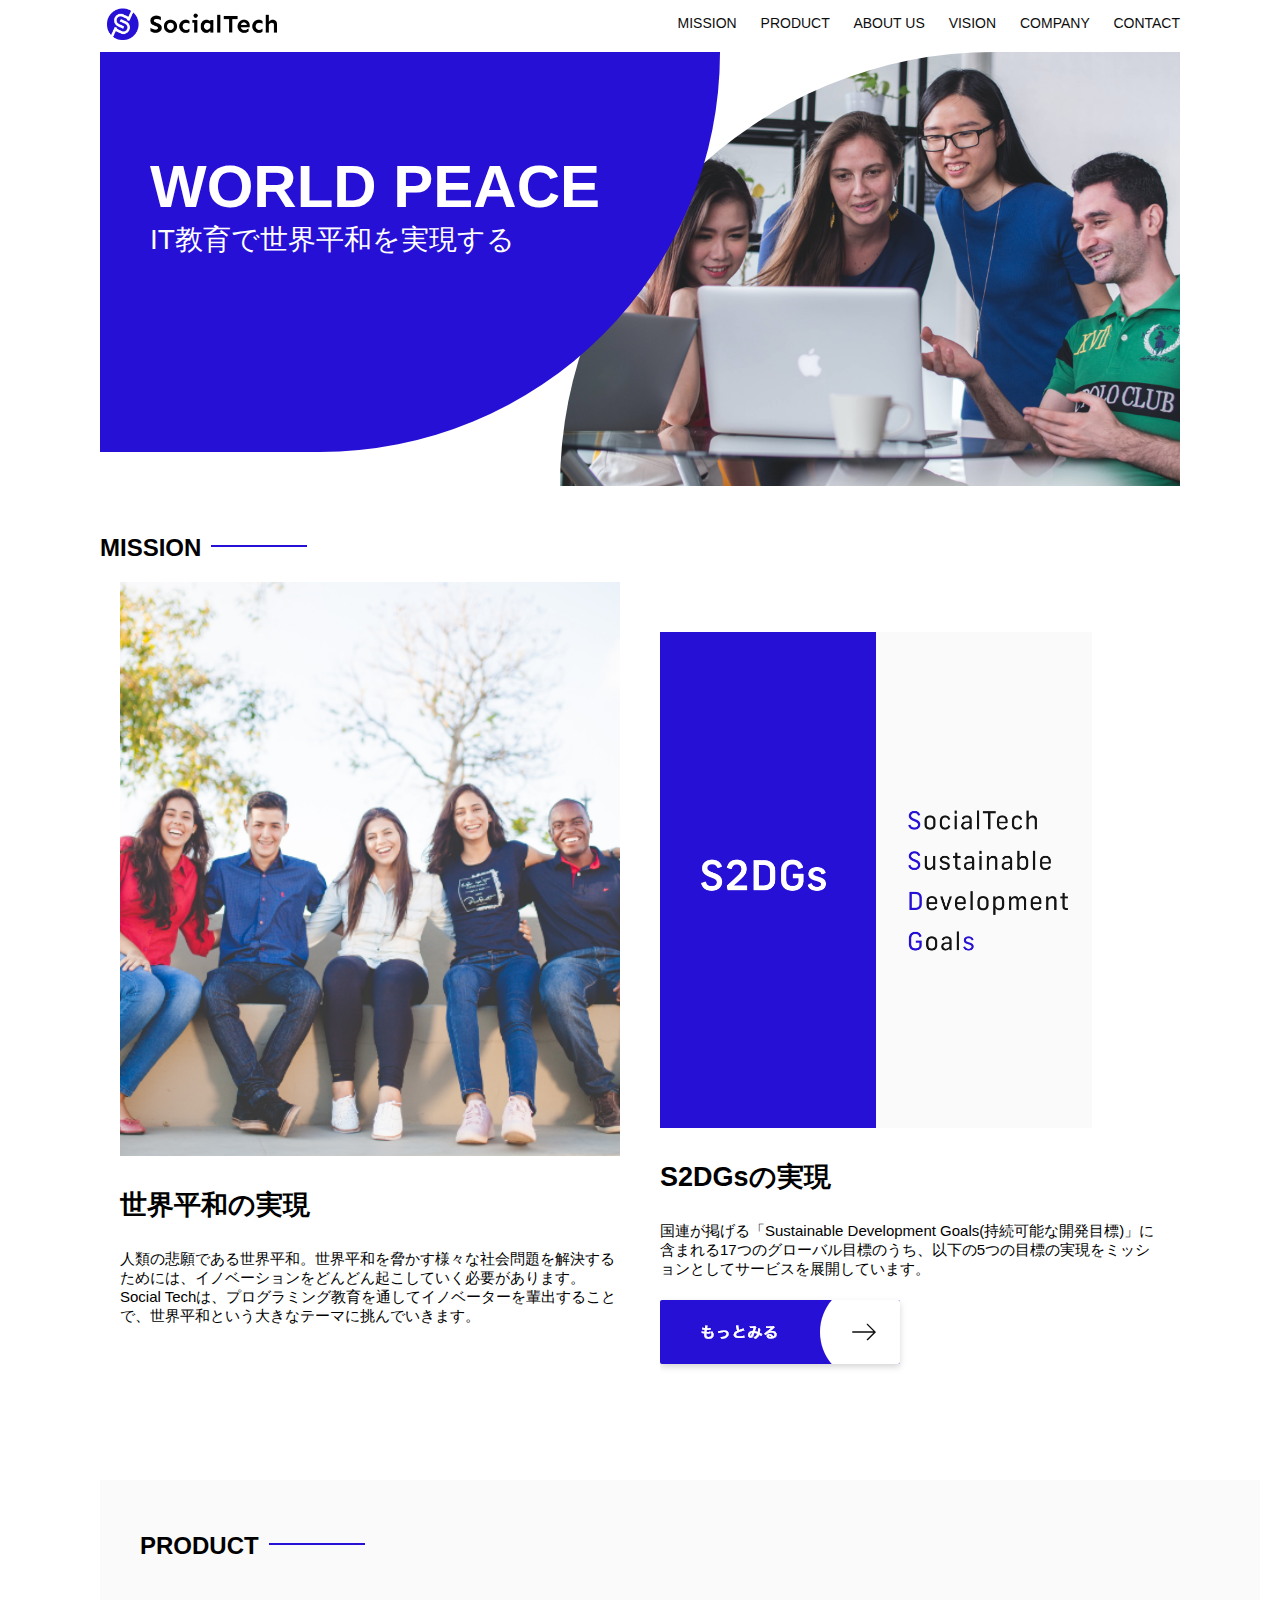
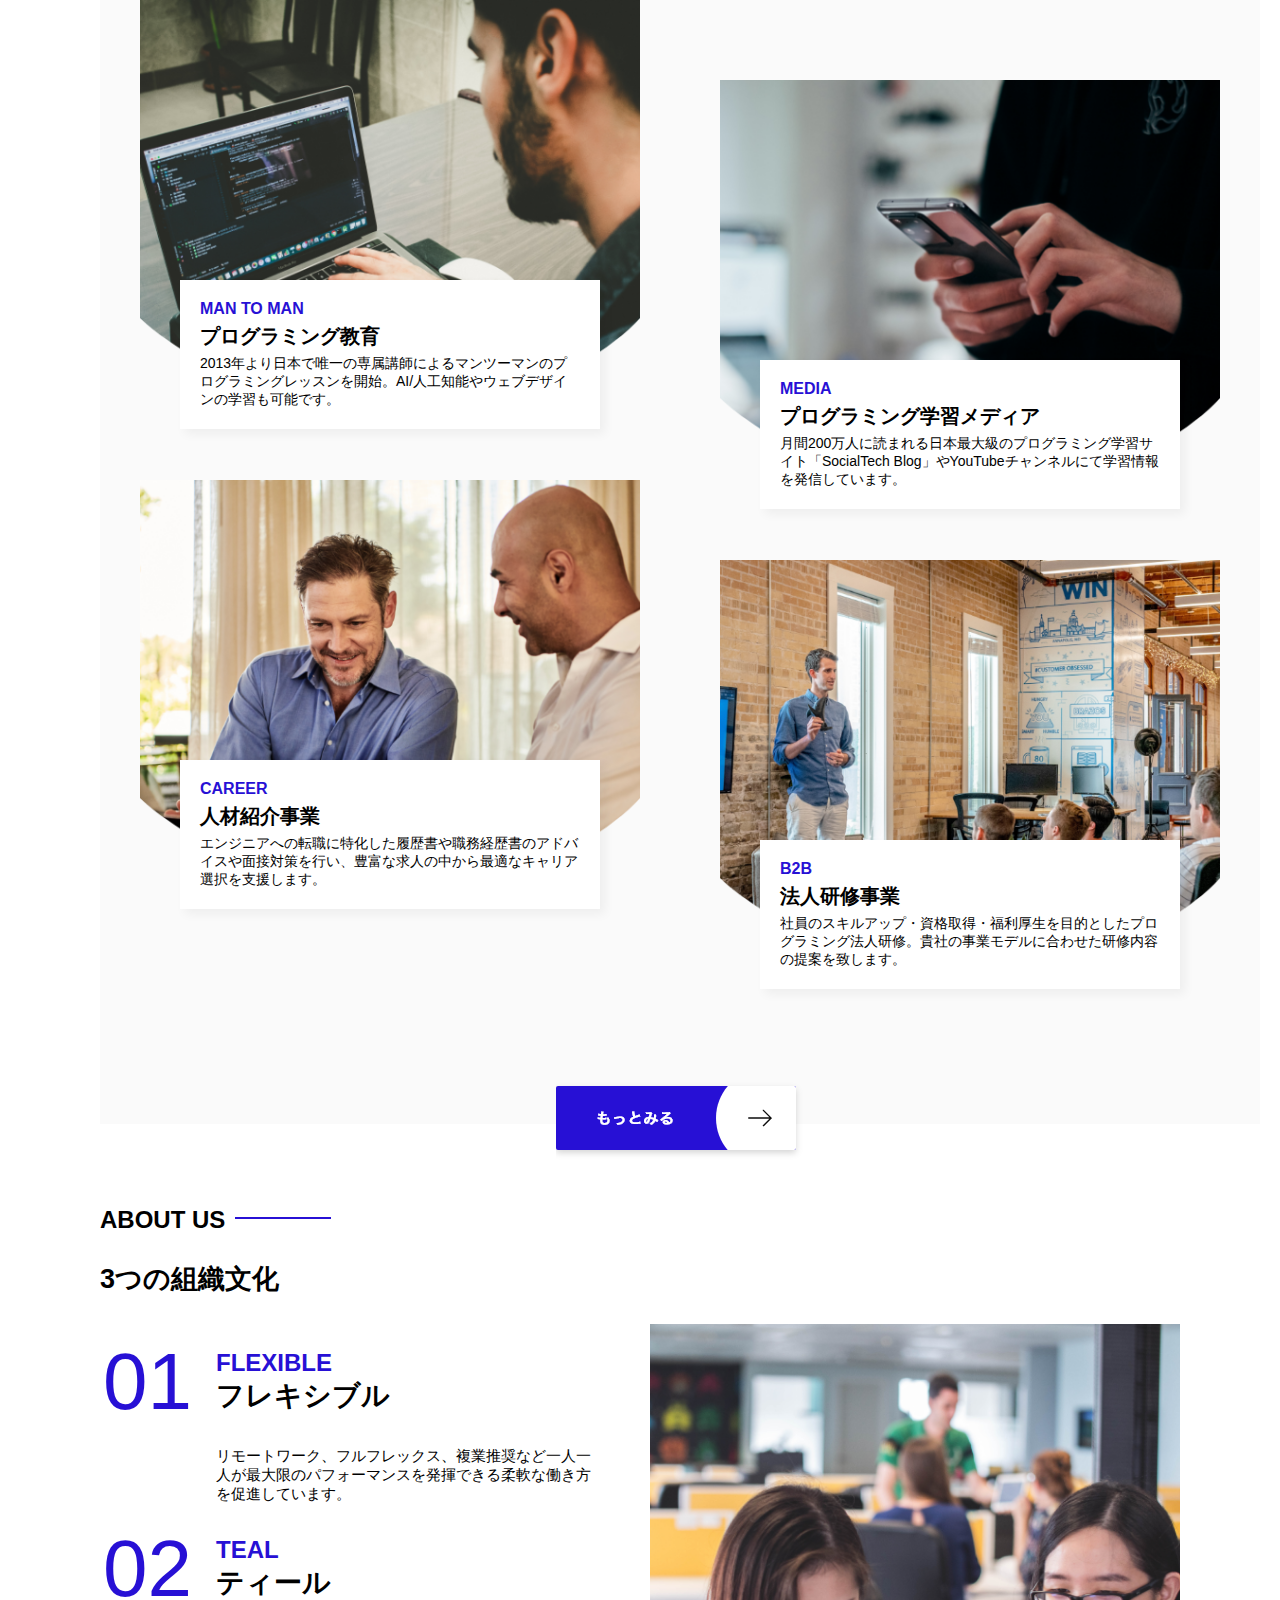
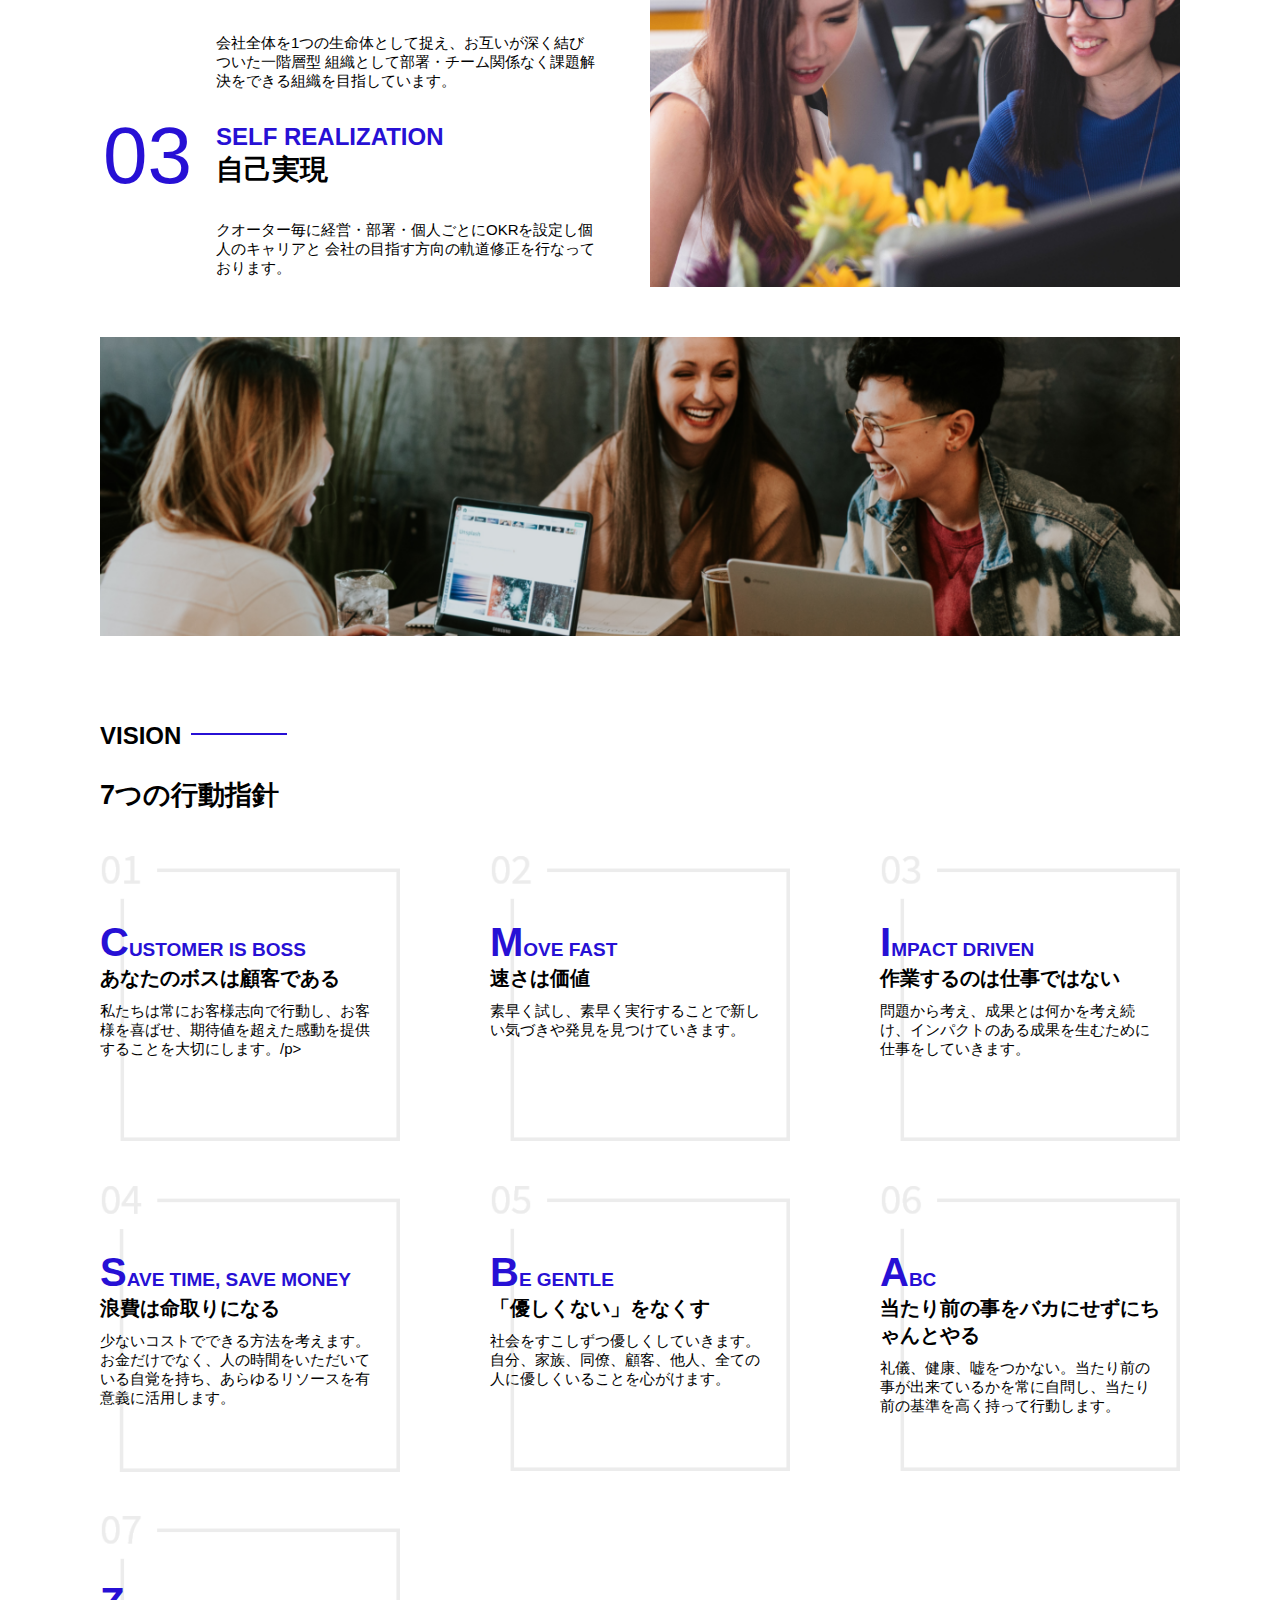
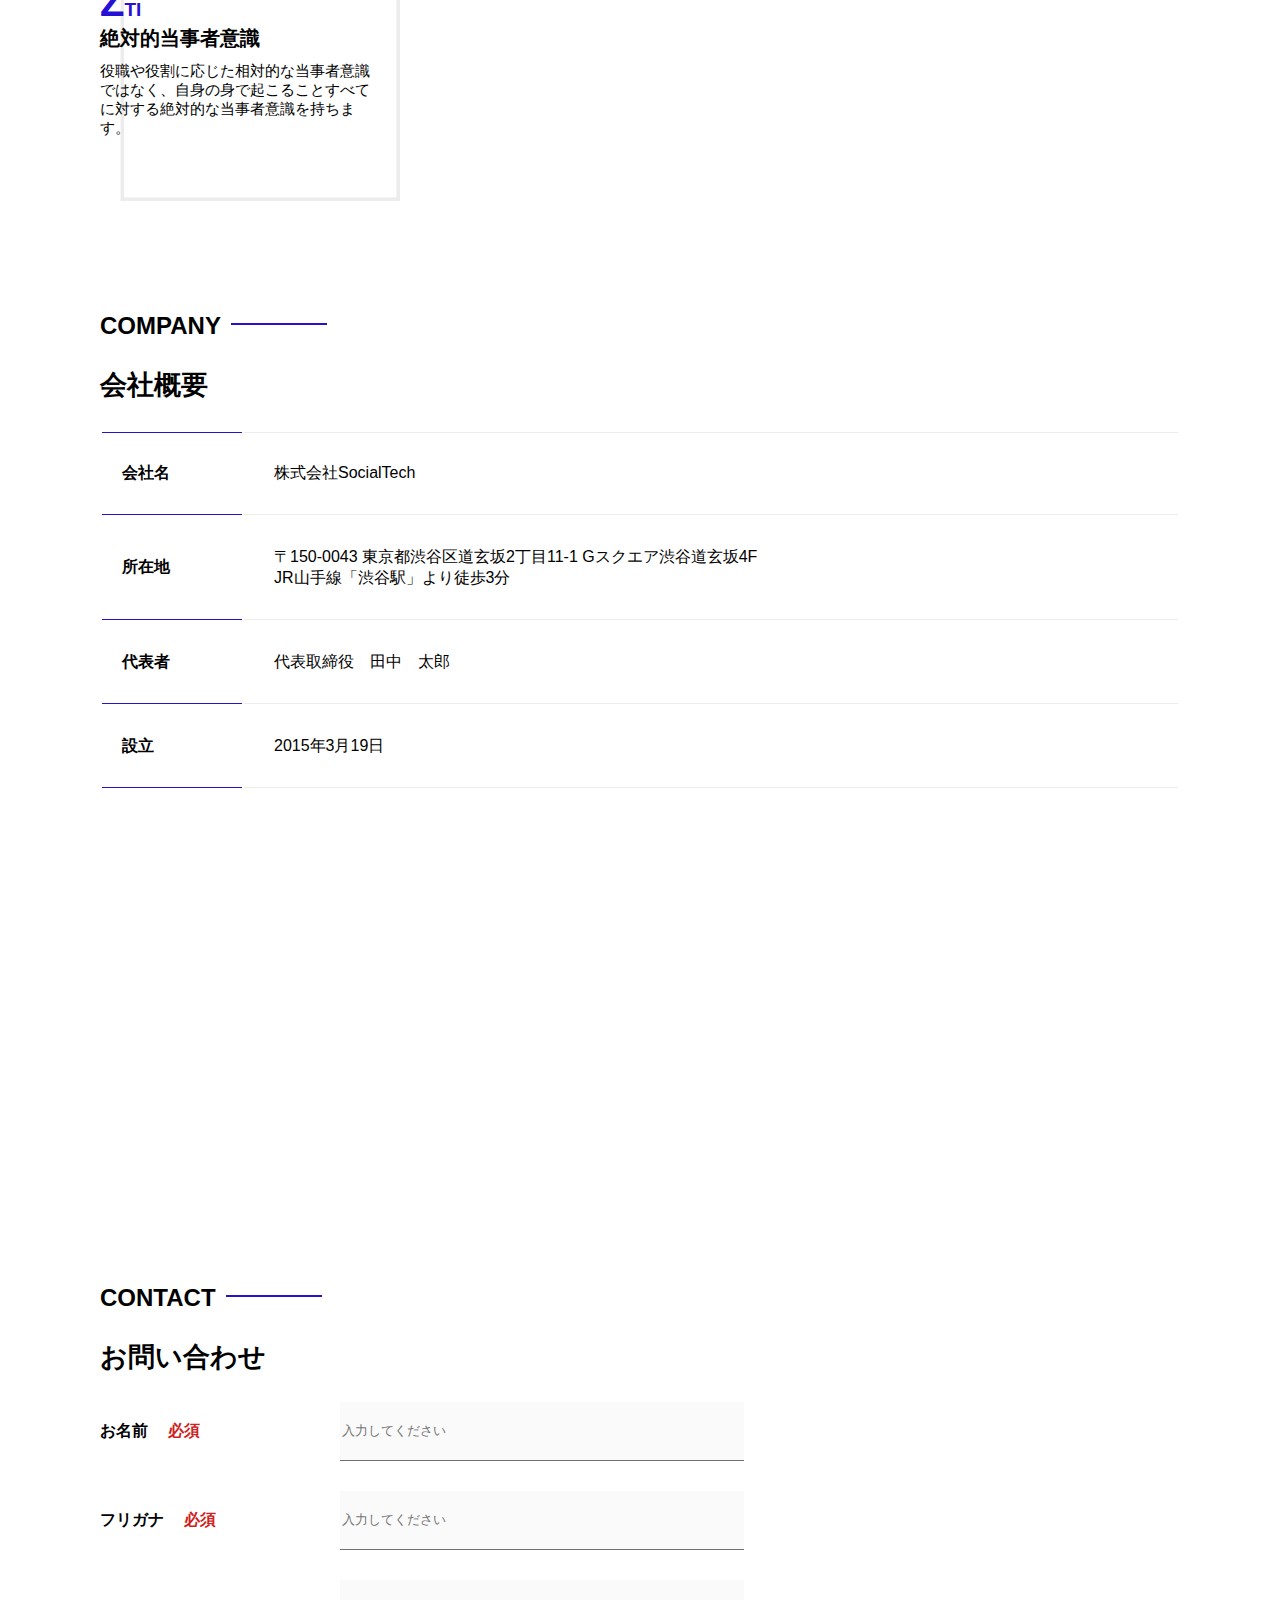
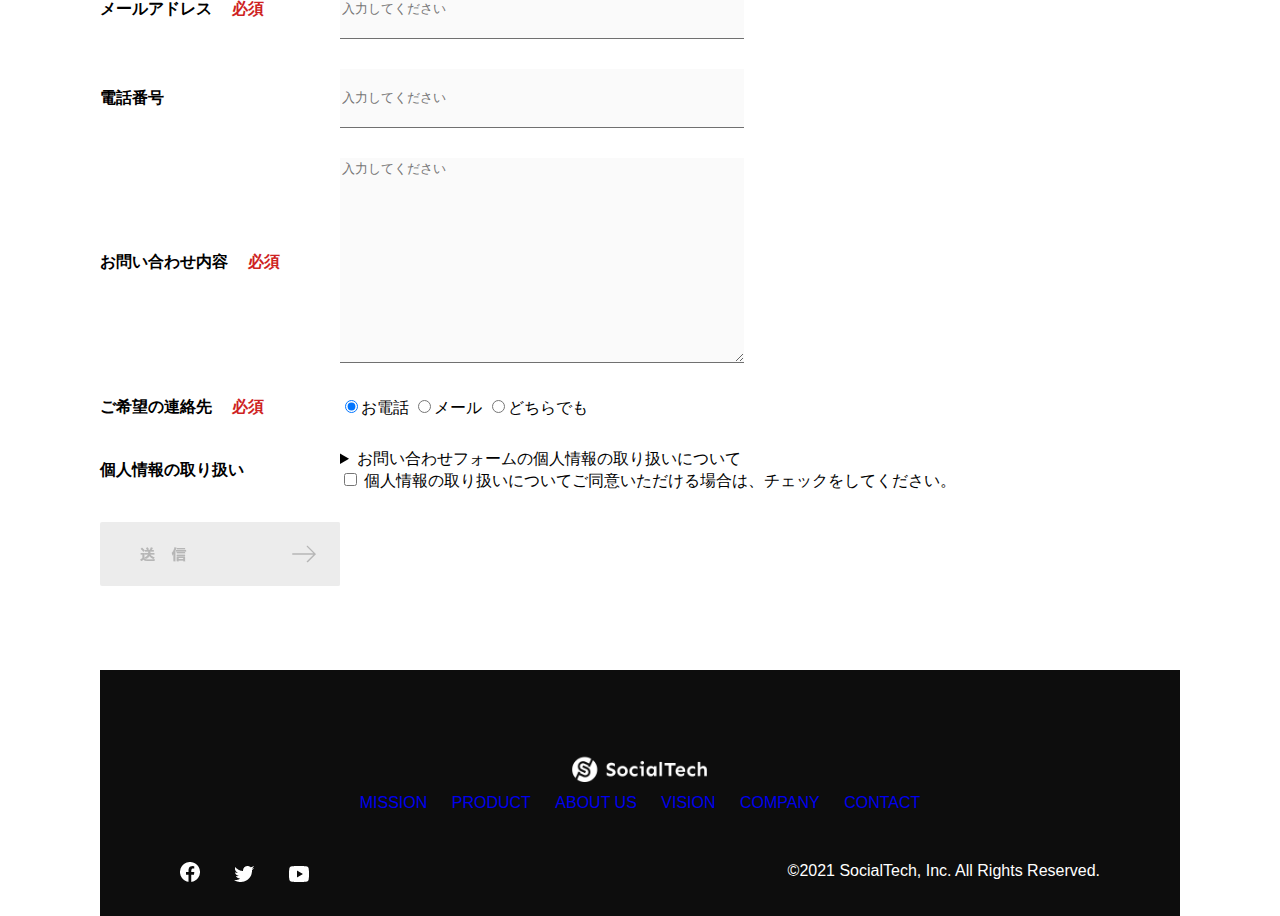
<file: index.html>
<!DOCTYPE html>
<html>
    <head>
        <title>SocialTech</title>
        <meta charset="UTF-8">
        <meta name=""description" content="SocialTechはEdTech業界のリーディングカンパニーを目指します。">
        <meta name="viewport" content="width="device-width, initial-scale="1.0">
         <meta name="twitter:card" content="summary" />
         <meta name="twitter:site" content="@CIStangicho102" />
         <meta property="og:url" content="https://uedamitsuki.github.io/Social-tech/" />
         <meta property="og:title" content="みつおの功績" />
         <meta property="og:description" content="1ヶ月かけて作りました!人生初HP（若干の間違いは見逃して。。）" />
         <meta property="og:image" content="トップページのURL/images/Logo.png" />
         <link rel="stylesheet" href="style.css">
         
    </head>
    <body>
        <!-- ヘッダー  -->
        <header>
            <!-- ロゴ -->
            <a href="index.html" id="logo"><img src="images/logo.png" alt="トップページに戻る"></a>

                <! PC用ナビゲーション -->
                <nav id="nav-pc">
                    <a href="mission.html">MISSION</a>
                    <a href="product.html">PRODUCT</a>
                    <a href="index.html#aboutus">ABOUT US</a>
                    <a href="index.html#vision">VISION</a>
                    <a href="index.html#company">COMPANY</a>
                    <a href="index.html#contact">CONTACT</a>
                </nav>
                <!-- スマホ用メニューボタン -->
                <img id="menu-sp" src="images/button-menu.png" alt="ナビゲーションを開く" onclick="document.getElementById('nav-sp').style.display = 'block'">

     <!-- スマホ用ナビゲーション -->
     <nav id="nav-sp">
       <img id="close" src="images/button-close.png" alt="ナビゲーションを閉じる" onclick="document.getElementById('nav-sp').style.display = 'none'">
       <a id="logo-sp" href="index.html" onclick="document.getElementById('nav-sp').style.display = 'none'"><img
           src="images/logo-sp.png" alt="トップページに戻る"></a>
       <a class="menu" href="mission.html" onclick="document.getElementById('nav-sp').style.display = 'none'">MISSION</a>
       <a class="menu" href="product.html" onclick="document.getElementById('nav-sp').style.display = 'none'">PRODUCT</a>
       <a class="menu" href="index.html#aboutus" onclick="document.getElementById('nav-sp').style.display = 'none'">ABOUT
         US</a>
       <a class="menu" href="index.html#vision"
         onclick="document.getElementById('nav-sp').style.display = 'none'">VISION</a>
       <a class="menu" href="index.html#company"
         onclick="document.getElementById('nav-sp').style.display = 'none'">COMPANY</a>
       <a class="menu" href="index.html#contact"
         onclick="document.getElementById('nav-sp').style.display = 'none'">CONTACT</a>
       <div id="sns">
         <a href="https://www.facebook.com/sejuku2013"><img src="images/button-facebook.png" alt="Facebookのリンク"></a>
         <a href="https://twitter.com/samuraijuku"><img src="images/button-twitter.png" alt="Twitterのリンク"></a>
         <a href="https://www.youtube.com/channel/UCCFOQO5aDK0xXam4cUQXT8g"><img src="images/button-youtube.png" alt="YouTubeのリンク"></a>
       </div>
     </nav>
             
        </header>
        <main>
            <article>
                <!-- メインビジュアル -->
                <section id="main-visual">
                    <div id="main-message">
                        <h1>WORLD PEACE</h1>
                        <p>IT教育で世界平和を実現する</p>
                    </div>
                    <img src="images/index/index-main.png" alt="PCの周りに集まる多国籍の仲間たち">
                </section>
                <!-- ミッション -->
                <section id="mission">
                    <h2 class="index-h2">MISSION</h2>
                    <div id="mission-flex">
                    <div>
                        <img id="mission-photo" src="images/index/index-mission.png" alt="野外のベンチで写真を撮影する多国籍の仲間たち">
                        <h3>世界平和の実現</h3>
                        <p>
                            人類の悲願である世界平和。世界平和を脅かす様々な社会問題を解決するためには、イノベーションをどんどん起こしていく必要があります。Social Techは、プログラミング教育を通してイノベーターを輩出することで、世界平和という大きなテーマに挑んでいきます。
                        </p>   
                    </div>
                    <div>
                        <img id="s2dgs" src="images/index/s2dgs.png" alt="S2DGs">
                        <h3>S2DGsの実現</h3>
                        <p>国連が掲げる「Sustainable Development Goals(持続可能な開発目標)」に含まれる17つのグローバル目標のうち、以下の5つの目標の実現をミッションとしてサービスを展開しています。</p>
                        <a href="mission.html">
                            <img src="images/button-more.png" alt="もっとみる">
                        </a>    
                    </div>    
                </div>
                </section>
                <!-- プロダクト -->
                <section id="product">
                    <h2 class="index-h2">PRODUCT</h2>
                    <div>
                        <div id="product-left">
                            <div>
                                <img class="product-photo" src="images/index/index-mantoman.png" alt="PCでコードを書く男性">
                                <div class="product-explain">
                                    <span>MAN TO MAN</span>
                                    <h3>プログラミング教育</h3>
                                    <p>2013年より日本で唯一の専属講師によるマンツーマンのプログラミングレッスンを開始。AI/人工知能やウェブデザインの学習も可能です。</p>
                                </div>
                            </div>
                            <div>
                                <img class="product-photo" src="images/index/index-career.png" alt="笑顔で話し合う2人の男性">
                                <div class="product-explain">
                                    <span>CAREER</span>
                                    <h3>人材紹介事業</h3>
                                    <p>エンジニアへの転職に特化した履歴書や職務経歴書のアドバイスや面接対策を行い、豊富な求人の中から最適なキャリア選択を支援します。</p>
                                </div>
                            </div>
                            </div>
                        <div id="product-right">
                            <div>
                                <img class="product-photo" src="images/index/index-media.png" alt="スマートフォンを操作する人">
                                <div class="product-explain">
                                    <span>MEDIA</span>
                                    <h3>プログラミング学習メディア</h3>
                                    <p>月間200万人に読まれる日本最大級のプログラミング学習サイト「SocialTech Blog」やYouTubeチャンネルにて学習情報を発信しています。</p>
                                </div>
                            </div>
                         <div>
                            <img class="product-photo" src="images/index/index-b2b.png" alt="講演中の男性とそれを聴く人々">
                            <div class="product-explain">
                                <span>B2B</span>
                                <h3>法人研修事業</h3>
                                <p>社員のスキルアップ・資格取得・福利厚生を目的としたプログラミング法人研修。貴社の事業モデルに合わせた研修内容の提案を致します。</p>
                              </div>  
                            </div>
                        </div>
                     </div>
                    <div>
                        <a id="product-more" href="product.html">
                            <img src="images/button-more.png" alt="もっとみる">
                        </a>
                    </div>
                </section>


                <!-- ABOUT US -->
                <section id="aboutus">
                    <h2 class="index-h2">ABOUT US</h2>
                    <h3>3つの組織文化</h3>
                    <div>
                    <table class="culture-table">
                        <tr>
                            <td>
                                <span class="culture-num">01</span>                                
                            </td>
                            <td>
                                <span class="culture-en">FLEXIBLE</span>
                                <span class="culture-jp">フレキシブル</span>
                            </td>
                        </tr>
                        <tr>
                            <td>
                            <!-- 空白のせる -->
                            </td>
                        <td>
                            <p class="culture-description">
                                リモートワーク、フルフレックス、複業推奨など一人一人が最大限のパフォーマンスを発揮できる柔軟な働き方を促進しています。
                            </p>
                        </td>
                      </tr>
                        <tr>
                            <td>
                                <span class="culture-num">02</span>
                            </td>
                            
                            <td>
                                <span class="culture-en">TEAL</span>
                                <span class="culture-jp">ティール</span>
                            </td>
                        </tr>
                        <tr>
                            <td>
                                <!-- 空白のせる -->
                            </td>
                            <td>
                                <p class="culture-description">
                                    会社全体を1つの生命体として捉え、お互いが深く結びついた一階層型
                                    組織として部署・チーム関係なく課題解決をできる組織を目指しています。
                                </p>
                            </td>
                        </tr>
                        <tr>
                            <td>
                                <span class="culture-num">03</span>
                            </td>
                            <td>    
                                <span class="culture-en">SELF REALIZATION</span>
                                <span class="culture-jp">自己実現</span>
                            </td>
                        </tr>
                        <tr>
                            <td>
                                <!-- 空白のせる -->
                            </td>
                            <td>
                                <p class="culture-description">
                                    クオーター毎に経営・部署・個人ごとにOKRを設定し個人のキャリアと
                                    会社の目指す方向の軌道修正を行なっております。
                                </p>
                            </td>
                        </tr>
                    </table>
                    <img class="culture-img" src="images/index/index-aboutus1.png" alt="笑顔で話し合う２人の女性">
                </div>
                 <img class="culture-img2" src="images/index/index-aboutus2.png" alt="笑顔で話し合う3人の男女">
              </section>
<!-- VISION -->
<section id="vision">
    <h2 class="index-h2">VISION</h2>
    <h3>7つの行動指針</h3>
    <div>
        <div class="vision-box">
            <img src="images/index/vision-01.png" alt="01">
            <span>
                <h4>CUSTOMER IS BOSS</h4>
                <h5>あなたのボスは顧客である</h5>
                <p>私たちは常にお客様志向で行動し、お客様を喜ばせ、期待値を超えた感動を提供することを大切にします。/p>
            </span>
        </div>

        <div class="vision-box">
            <img src="images/index/vision-02.png" alt="02">
            <span>
                <h4>MOVE FAST</h4>
                <h5>速さは価値</h5>
                <p>素早く試し、素早く実行することで新しい気づきや発見を見つけていきます。</p>
            </span>
        </div>

        <div class="vision-box">
            <img src="images/index/vision-03.png" alt="03">
            <span>
                <h4>IMPACT DRIVEN</h4>
                <h5>作業するのは仕事ではない</h5>
                <p>問題から考え、成果とは何かを考え続け、インパクトのある成果を生むために仕事をしていきます。</p>
            </span>
        </div>
        
        <div class="vision-box">
            <img src="images/index/vision-04.png" alt="04">
            <span>
                <h4>SAVE TIME, SAVE MONEY</h4>
                <h5>浪費は命取りになる</h5>
                <p>少ないコストでできる方法を考えます。お金だけでなく、人の時間をいただいている自覚を持ち、あらゆるリソースを有意義に活用します。</p>
            </span>
        </div>

        <div class="vision-box">
            <img src="images/index/vision-05.png" alt="05">
            <span>
                <h4>BE GENTLE</h4>
                <h5>「優しくない」をなくす</h5>
                <p>社会をすこしずつ優しくしていきます。自分、家族、同僚、顧客、他人、全ての人に優しくいることを心がけます。</p>
            </span>
        </div>

        <div class="vision-box">
            <img src="images/index/vision-06.png" alt="06">
            <span>
                <h4>ABC</h4>
                <h5>当たり前の事をバカにせずにちゃんとやる</h5>
                <p>礼儀、健康、嘘をつかない。当たり前の事が出来ているかを常に自問し、当たり前の基準を高く持って行動します。</p>
            </span>
        </div>

        <div class="vision-box">
            <img src="images/index/vision-07.png" alt="07">
            <span>
                <h4>ZTI</h4>
                <h5>絶対的当事者意識</h5>
                <p>役職や役割に応じた相対的な当事者意識ではなく、自身の身で起こることすべてに対する絶対的な当事者意識を持ちます。</p>
            </span>
        </div>     
    </div>
</section>
<!-- company -->
<section id="company">
    <h2 class="index-h2">COMPANY</h2>
    <h3>会社概要</h3>
    <table id="company-table">
        <tr>
            <th class="tableheader-first">会社名</th>
            <td class="cell-first">株式会社SocialTech</td>
        </tr>
        <tr>
            <th class="tableheader">所在地</th>
            <td class="cell">〒150-0043 東京都渋谷区道玄坂2丁目11-1 Gスクエア渋谷道玄坂4F<br>JR山手線「渋谷駅」より徒歩3分</td>
        </tr>
        <tr>
            <th class="tableheader">代表者</th>
            <td class="cell">代表取締役　田中　太郎</td>
        </tr>
        <tr>
            <th class="tableheader">設立</th>
            <td class="cell">2015年3月19日</td>
        </tr>
    </table>
    <iframe
    src="https://www.google.com/maps/embed?pb=!1m18!1m12!1m3!1d3241.7759544892483!2d139.69399665123464!3d35.65789123876098!2m3!1f0!2f0!3f0!3m2!1i1024!2i768!4f13.1!3m3!1m2!1s0x60188caa0042e8d1%3A0xba130bea826a7aa2!2z44CSMTUwLTAwNDMg5p2x5Lqs6YO95riL6LC35Yy66YGT546E5Z2C77yS5LiB55uu77yR77yR4oiS77yR!5e0!3m2!1sja!2sjp!4v1636872991912!5m2!1sja!2sjp"
    style="border:0;" allowfullscreen="" loading="lazy">
    </iframe>
</section>

<!-- お問い合わせフォーム -->
<section id="contact">
    <h2 class="index-h2">CONTACT</h2>
    <h3>お問い合わせ</h3>
    <!-- STATICFORMのフォームタグ -->
    
    <form action="https://api.staticforms.xyz/submit" method="post">
 
        <input type="text" name="honeypot" style="display:none">
        <input type="hidden" name="accessKey" value="74d16f9d-b6ca-4bd1-b245-9f4578ef72f9">
        <input type="hidden" name="subject" value="お問い合わせフォーム" />
        <input type="hidden" name="replyTo" value="mtk716716@gmail.com">
        <input type="hidden" name="redirectTo" value="">

        <div>
            <div class="contact-heading">
                <label class="contact-label">お名前<span class="contact-span">必須</span></label>
            </div>
            <div class="contact-form">
                <input type="text" name="name" placeholder="入力してください" class="contact-textbox">
            </div>
            </div>
            <div>
                <div class="contact-heading">
                    <label class="contact-label">フリガナ<span class="contact-span">必須</span></label>
                </div>
                <div>
                    <input type="text" name="hurigana" placeholder="入力してください" class="contact-textbox">
                </div>
            </div>
            <div>
                <div class="contact-heading">
                    <label class="contact-label">メールアドレス<span class="contact-span">必須</span></label>
                </div>
                <div>
                    <input type="text" name="email" placeholder="入力してください" class="contact-textbox">
                </div>
            </div>
            <div>
                <div class="contact-heading">
                    <label class="contact-label">電話番号</label>                    
                </div>
                <div>
                    <input type="text" name="tel" placeholder="入力してください" class="contact-textbox">
                </div>
            </div>
            <div>
                <div class="contact-heading">
                    <label class="contact-label">お問い合わせ内容<span class="contact-span">必須</span></label>
                </div>
                <div>
                    <textarea class="contact-textarea" placeholder="入力してください" name="message"></textarea>
                </div>
            </div>
            <div>
                <div class="contact-heading">
                    <label class="contact-label">ご希望の連絡先<span class="contact-span">必須</span></label>
                </div>
                <div>
                    <input class="radiobutton" type="radio" value="tel" name="contact" checked><label>お電話</label>
                    <input class="radiobutton" type="radio" value="mail" name="contact"><label>メール</label>
                    <input class="radiobutton" type="radio" value="both" name="contact"><label>どちらでも</label>
                </div>
            </div>
            <div>
                <div class="contact-heading">
                    <label class="contact-label">個人情報の取り扱い</label>
                </div>
                <div>
                    <details>
                        <summary>お問い合わせフォームの個人情報の取り扱いについて</summary>
                        <div>
                            <span>1.組織の名称又は氏名</span><br>
                            株式会社SocialTech<br><br>
                            <span>２．個人情報保護管理者（若しくはその代理人）の氏名又は職名、所属及び連絡先
                     鈴木 一郎 コーポレート部</span><br>
                   メールアドレス：support@socialtech.net<br>
                   TEL：03-xxxx-xxxx<br>
                   <span>３．個人情報の利用目的</span><br>
                   ・本サービス及び本サービスに関連する情報の提供又はそれらに関する連絡のため<br>
                   ・ユーザーの本人確認のため<br>
                   ・当社サービスのご案内のため<br>
                   ・当社の商品等の広告または宣伝（電子メールによるものを含むものとします。）<br><br>
                   <span>４．個人情報の取り扱い業務の委託</span><br>
                   個人情報の取扱業務の全部または一部を外部に業務委託する場合があります。<br>
                   その際、弊社は、個人情報を適切に保護できる管理体制を敷き実行していることを条件として<br>
                   委託先を厳選したうえで、機密保持契約を委託先と締結し、お客様の個人情報を厳密に管理させます。<br><br>
                   <span>５．個人情報の開示等の請求</span><br>
                   お客様は、弊社に対してご自身の個人情報の開示等（利用目的の通知、開示、内容の訂正・追加・削除、利用の停止または消去、第三者への提供の停止）に関して、当社問合わせ窓口に申し出ることができます。<br>
                   その際、弊社はお客様ご本人を確認させていただいたうえで、合理的な期間内に対応いたします。<br><br>
                   なお、個人情報に関する弊社問合わせ先は、次の通りです。<br><br>
                   株式会社SocialTech　個人情報問合せ窓口<br>
                   〒150-0043　東京都渋谷区道玄坂2丁目11-1 Ｇスクエア渋谷道玄坂 4F<br>
                   メールアドレス：support@socialtech.net　TEL：03-xxxx-xxxx<br><br>
                   <span>６．個人情報を提供されることの任意性について</span><br><br>
                   お客様がご自身の個人情報を弊社に提供されるか否かは、お客様のご判断によりますが、もしご提供されない場合には、適切なサービスが提供できない場合がありますので予めご了承ください。
                 </div>
               </details>
               <input type="checkbox" name="agree">
               <span>個人情報の取り扱いについてご同意いただける場合は、チェックをしてください。</span>
             </div>
            </div>
             <input type="image" src="images/button-submit.png" alt="送信する">
        </form>
     </section>
   </article>
   <footer>
    <div id="footer-logo">
        <img src="images/logo-sp.png" alt="SocialTech">
    </div>
    <div id="footer-link">
        <a href="mission.html">MISSION</a>
        <a href="product.html">PRODUCT</a>
        <a href="index.html"aboutus">ABOUT US</a>
        <a href="index.html#vision">VISION</a>
        <a href="index.html#company">COMPANY</a>
        <a href="index.html#contact">CONTACT</a>
    </div>
    <div id="sns-footer">
        <a href="https://www.facebook.com/sejuku2013"><img src="images/button-facebook.png" alt="Facebookのリンク"></a>
        <a href="https://twitter.com/samuraijuku"><img src="images/button-twitter.png" alt="Twitterのリンク"></a>
        <a href="https://www.youtube.com/channel/UCCFOQO5aDK0xXam4cUQXT8g"><img src="images/button-youtube.png" alt="YouTubeのリンク"></a>
        <span id="copyright">&copy;2021 SocialTech, Inc. All Rights Reserved. </span>
    </div>
   </footer>
</main>
</body>
</html>
</file>
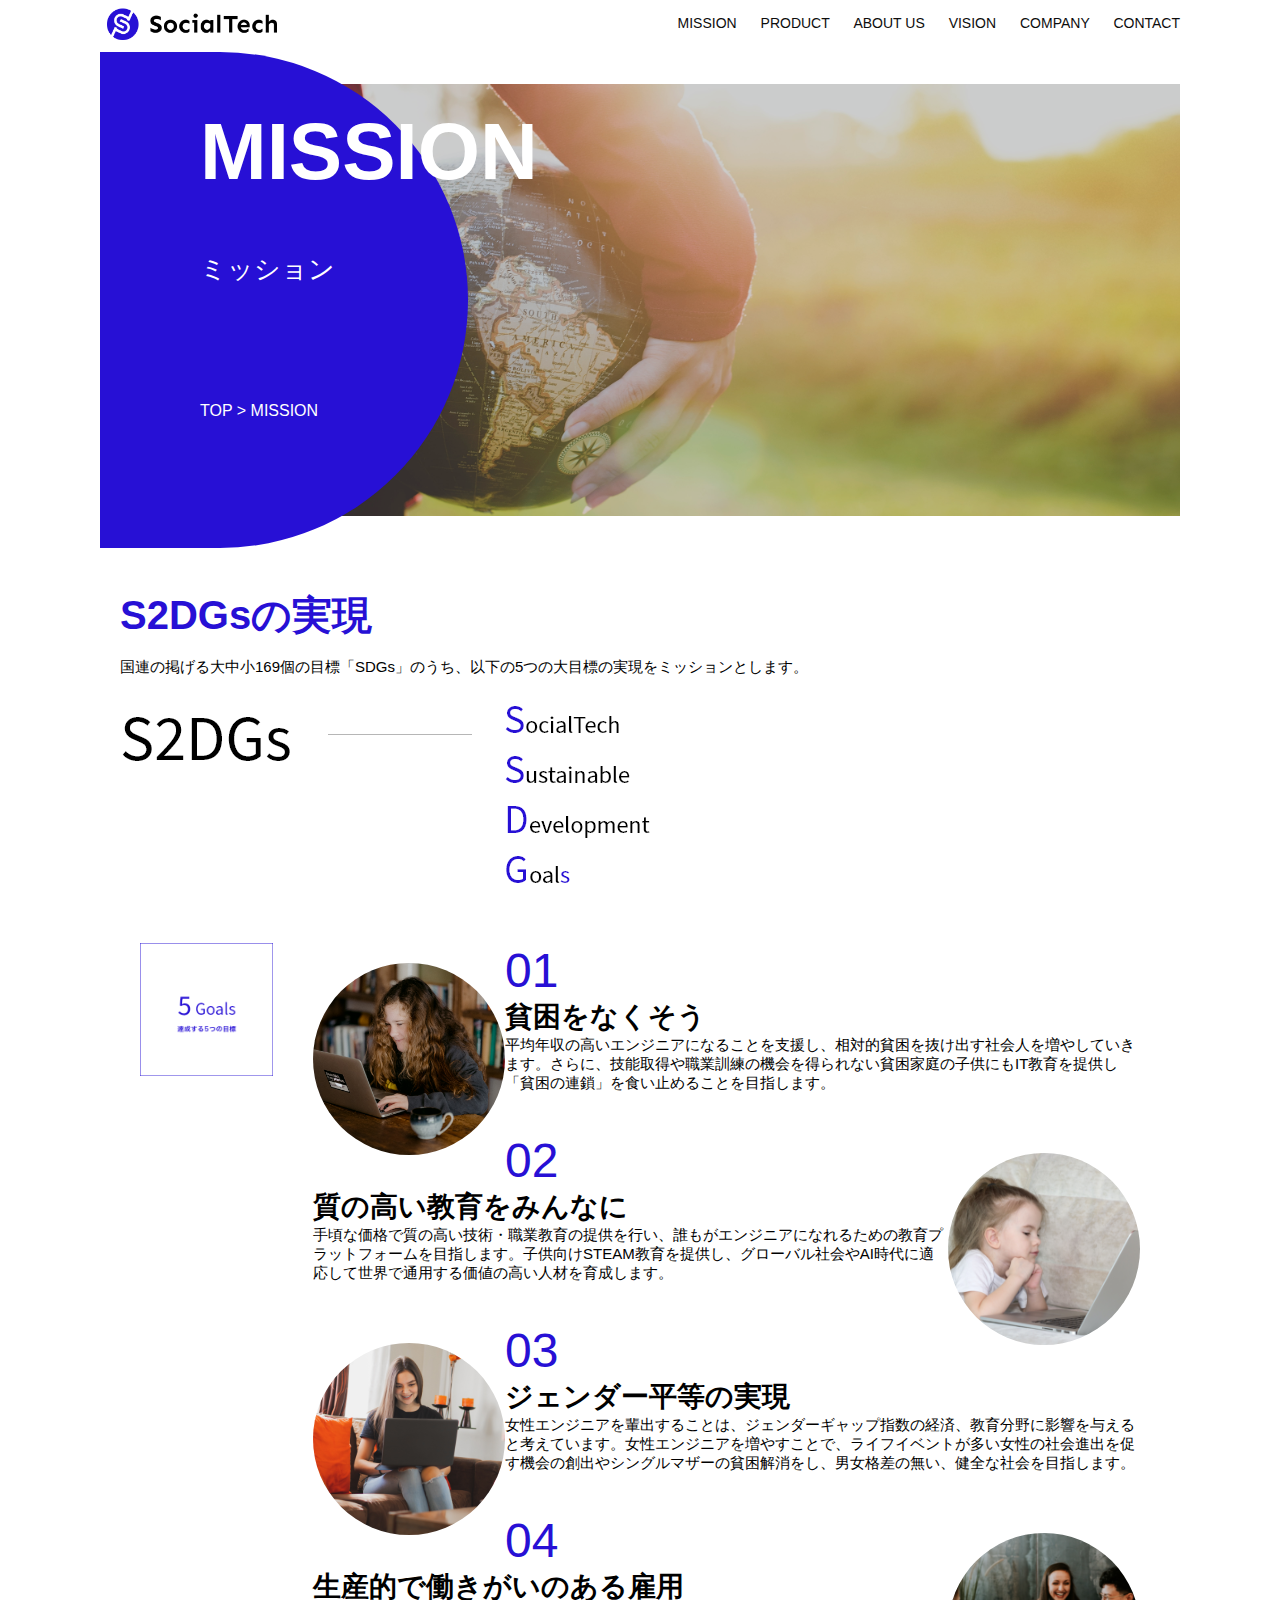
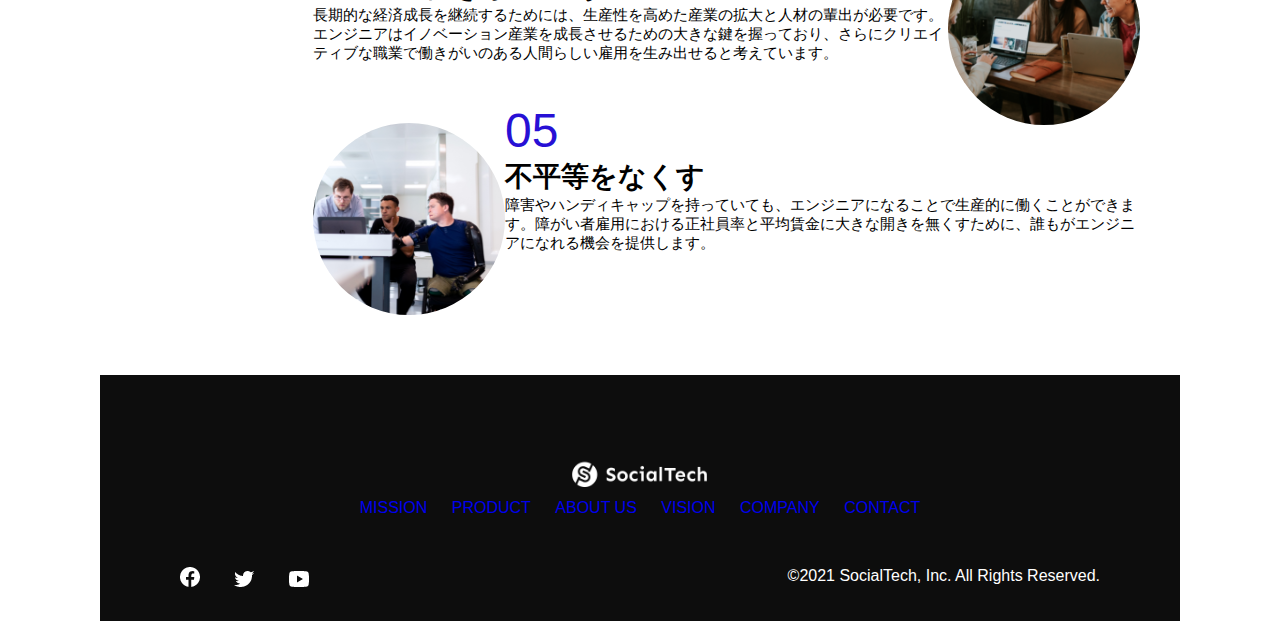
<file: mission.html>
<!DOCTYPE html>
 <html>
 <head>
   <title>SocialTech - MISSION ミッション -</title>
   <meta charset="UTF-8">
   <meta name="description" content="SocialTechが目指す5つの目標(S2DGs)を紹介します">
   <meta name="viewport" content="width=device-width, initial-scale=1.0">
   <link rel="stylesheet" href="style.css">
 </head>

 <body>
   <!-- ヘッダー -->
   <header>
     <!-- ロゴ -->
     <a href="index.html" id="logo"><img src="images/logo.png" alt="トップページに戻る"></a>
 
     <!-- PC用ナビゲーション -->
    <nav id="nav-pc">
       <a href="mission.html">MISSION</a>
       <a href="product.html">PRODUCT</a>
       <a href="index.html#aboutus">ABOUT US</a>
       <a href="index.html#vision">VISION</a>
       <a href="index.html#company">COMPANY</a>
       <a href="index.html#contact">CONTACT</a>
     </nav>
 
     <!-- スマホ用メニューボタン -->
     <img id="menu-sp" src="images/button-menu.png" alt="ナビゲーションを開く" onclick="document.getElementById('nav-sp').style.display = 'block'">
 
     <!-- スマホ用ナビゲーション -->
     <nav id="nav-sp">
       <img id="close" src="images/button-close.png" alt="ナビゲーションを閉じる" onclick="document.getElementById('nav-sp').style.display = 'none'">
       <a id="logo-sp" href="index.html" onclick="document.getElementById('nav-sp').style.display = 'none'"><img
           src="images/logo-sp.png" alt="トップページに戻る"></a>
       <a class="menu" href="mission.html" onclick="document.getElementById('nav-sp').style.display = 'none'">MISSION</a>
       <a class="menu" href="product.html" onclick="document.getElementById('nav-sp').style.display = 'none'">PRODUCT</a>
       <a class="menu" href="index.html#aboutus" onclick="document.getElementById('nav-sp').style.display = 'none'">ABOUT
         US</a>
       <a class="menu" href="index.html#vision"
         onclick="document.getElementById('nav-sp').style.display = 'none'">VISION</a>
       <a class="menu" href="index.html#company"
         onclick="document.getElementById('nav-sp').style.display = 'none'">COMPANY</a>
       <a class="menu" href="index.html#contact"
         onclick="document.getElementById('nav-sp').style.display = 'none'">CONTACT</a>
      <div id="sns">
         <a href="https://www.facebook.com/sejuku2013"><img src="images/button-facebook.png" alt="Facebookのリンク"></a>
         <a href="https://twitter.com/samuraijuku"><img src="images/button-twitter.png" alt="Twitterのリンク"></a>
         <a href="https://www.youtube.com/channel/UCCFOQO5aDK0xXam4cUQXT8g"><img src="images/button-youtube.png" alt="YouTubeのリンク"></a>
       </div>
     </nav>
   </header>
   <main>
     <article>
      <section id="mission-main">
        <div id="mission-title">
            <h1>MISSION</h1>
            <span>ミッション</span>
            <div>TOP > MISSION</div>
        </div>
      </section>
      <section id ="mission-s2dgs">
        <h2 class="mission-h2">S2DGsの実現</h2>
        <p>国連の掲げる大中小169個の目標「SDGs」のうち、以下の5つの大目標の実現をミッションとします。</p>
        <img src="images/mission/mission-s2dgs.png" alt="S2DGS">
      </section>

      <section id="mission-5goals">
        <div>
            <img id="s2dgs-image" src="images/mission/mission-5goals.png" alt="5Goals">
        </div>

        <div>
            <div>
                <img class="fivegoals-image-left" src="images/mission/mission-5goals01.png" alt="PCを操作する女の子">
                <span class="fivegoals-number">01</span>
                <h3 class="fivegoals-h3">貧困をなくそう</h3>
                <p class="fivegoals-p">
                    平均年収の高いエンジニアになることを支援し、相対的貧困を抜け出す社会人を増やしていきます。さらに、技能取得や職業訓練の機会を得られない貧困家庭の子供にもIT教育を提供し「貧困の連鎖」を食い止めることを目指します。
                </p>
            </div>

            <div>
                <img class="fivegoals-image-right" src="images/mission/mission-5goals02.png" alt="PCを見つめる小さい女の子">
                <span class="fivegoals-number">02</span>
                <h3 class="fivegoals-h3">質の高い教育をみんなに</h3>
                <p class="fivegoals-p">
                    手頃な価格で質の高い技術・職業教育の提供を行い、誰もがエンジニアになれるための教育プラットフォームを目指します。子供向けSTEAM教育を提供し、グローバル社会やAI時代に適応して世界で通用する価値の高い人材を育成します。 
                </p>
            </div>

            <div>
                <img class="fivegoals-image-left" src="images/mission/mission-5goals03.png" alt="PCを操作する女性">
                <span class="fivegoals-number">03</span>
                <h3 class="fivegoals-h3">ジェンダー平等の実現</h3>
                <p class="fivegoals-p">
                    女性エンジニアを輩出することは、ジェンダーギャップ指数の経済、教育分野に影響を与えると考えています。女性エンジニアを増やすことで、ライフイベントが多い女性の社会進出を促す機会の創出やシングルマザーの貧困解消をし、男女格差の無い、健全な社会を目指します。
                </p>
            </div>

            <div>
                <img class="fivegoals-image-right" src="images/mission/mission-5goals04.png" alt="笑顔で話し合う3人の男女">
                <span class="fivegoals-number">04</span>
                <h3 class="fivegoals-h3">生産的で働きがいのある雇用</h3>
                <p class="fivegoals-p">
                    長期的な経済成長を継続するためには、生産性を高めた産業の拡大と人材の輩出が必要です。エンジニアはイノベーション産業を成長させるための大きな鍵を握っており、さらにクリエイティブな職業で働きがいのある人間らしい雇用を生み出せると考えています。
                </p>
            </div>

            <div>
                <img class="fivegoals-image-left" src="images/mission/mission-5goals05.png" alt="障害を持つ男性が生き生きと働く様子">
                <span class="fivegoals-number">05</span>
                <h3 class="fivegoals-h3">不平等をなくす</h3>
                <p class="fivegoals-p">
                    障害やハンディキャップを持っていても、エンジニアになることで生産的に働くことができます。障がい者雇用における正社員率と平均賃金に大きな開きを無くすために、誰もがエンジニアになれる機会を提供します。
                </p>
            </div>
          </div>
      </section>
     </article>
     <footer>
       <div id="footer-logo">
         <img src="images/logo-sp.png" alt="SocialTech">
       </div>
       <div id="footer-link">
         <a href="mission.html">MISSION</a>
         <a href="product.html">PRODUCT</a>
         <a href="index.html#aboutus">ABOUT US</a>
         <a href="index.html#vision">VISION</a>
         <a href="index.html#company">COMPANY</a>
         <a href="index.html#contact">CONTACT</a>
       </div>
       <div id="sns-footer">
         <a href="https://www.facebook.com/sejuku2013"><img src="images/button-facebook.png" alt="Facebookのリンク"></a>
         <a href="https://twitter.com/samuraijuku"><img src="images/button-twitter.png" alt="Twitterのリンク"></a>
         <a href="https://www.youtube.com/channel/UCCFOQO5aDK0xXam4cUQXT8g"><img src="images/button-youtube.png" alt="YouTubeのリンク"></a>
         <span id="copyright">&copy;2021 SocialTech, Inc. All Rights Reserved. </span>
       </div>
     </footer>
   </main>
 </body>

 </html>
</file>
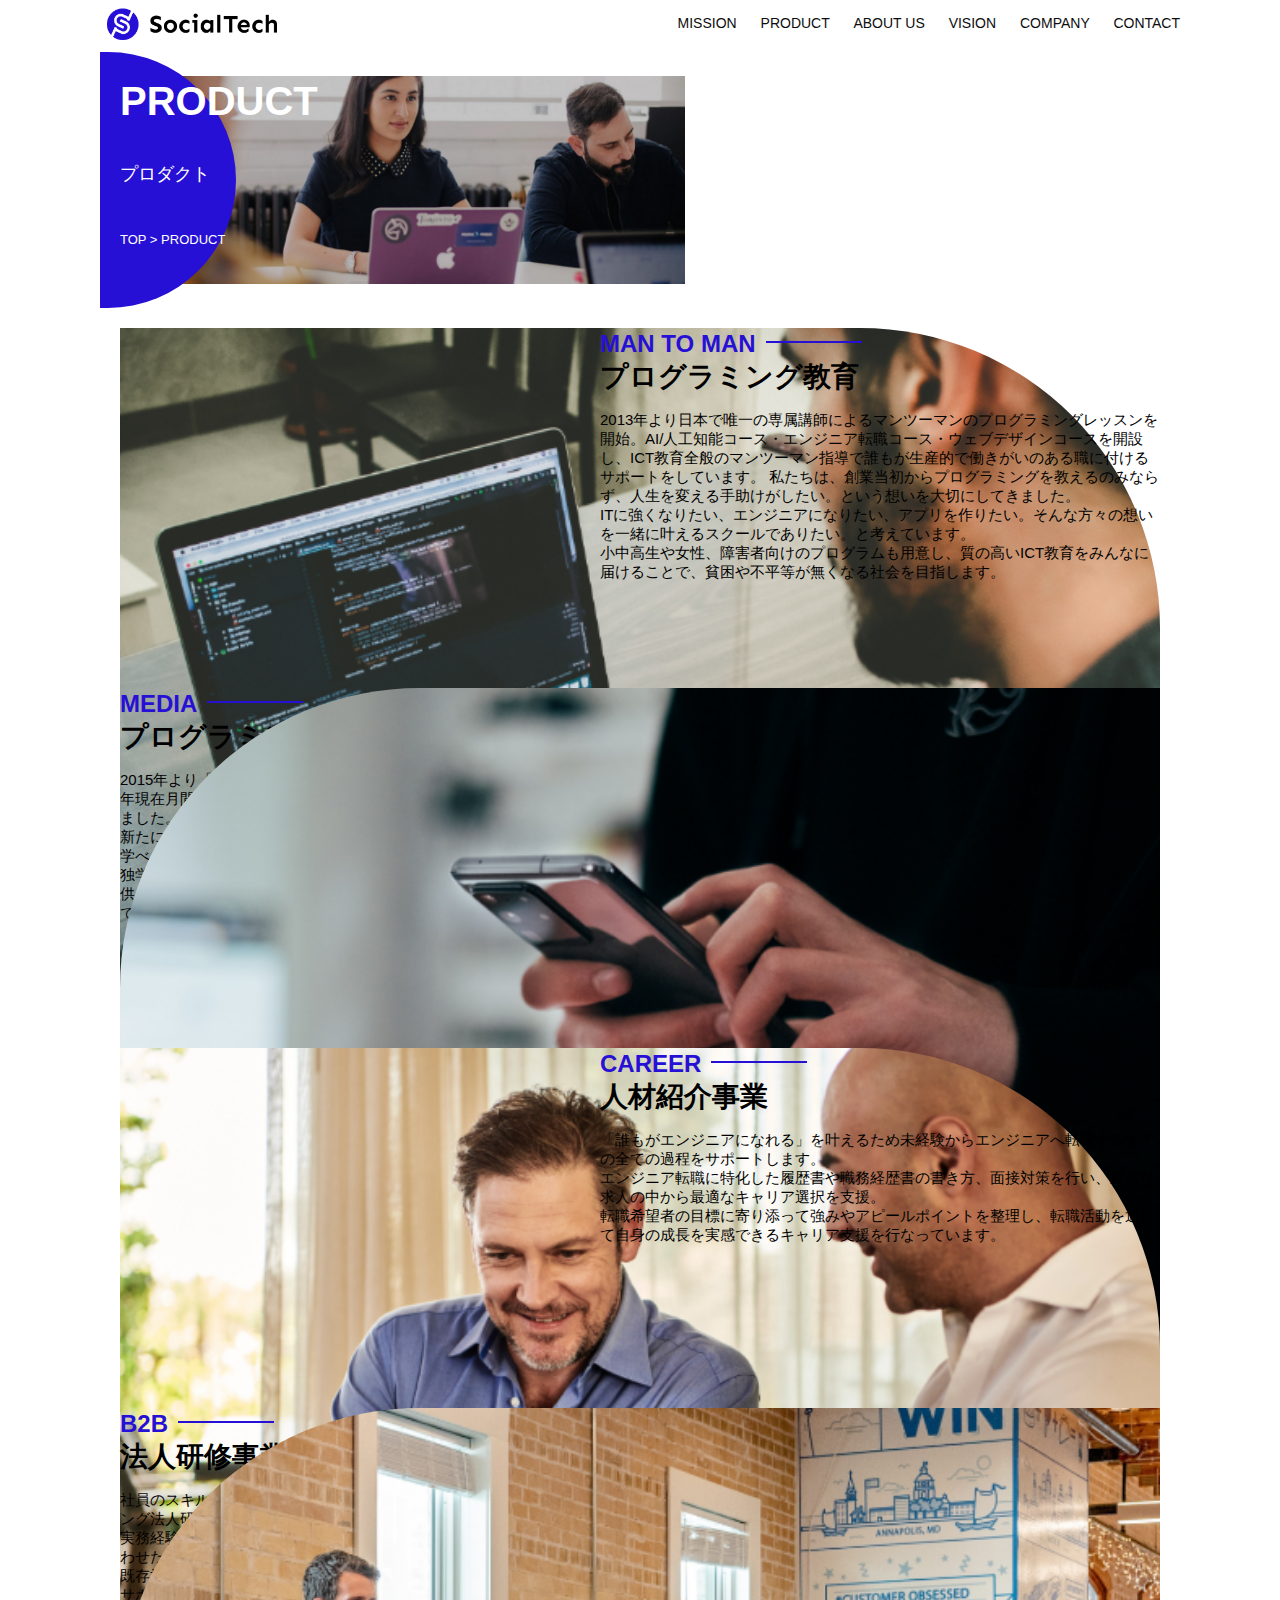
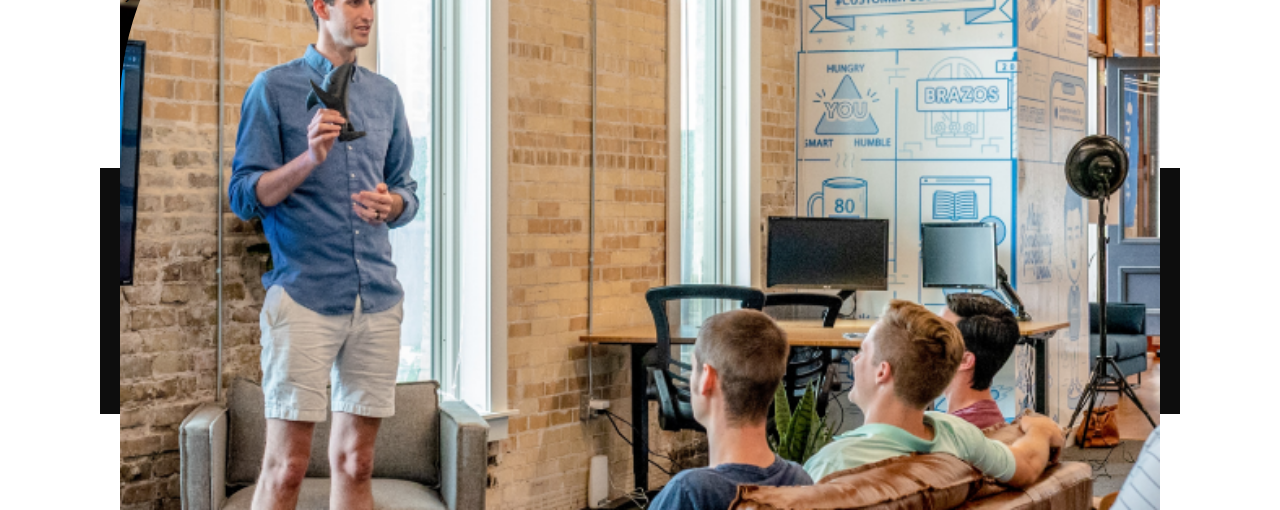
<file: product.html>
<!DOCTYPE html>
  <html>
  <head>
    <title>Social Tech - PRODUCT プロダクト-</title>
    <meta charset="UTF-8">
    <meta name="description" content="Social Techの4つのプロダクトを紹介します">
    <meta name="viewport" content="width=device-width, initial-scale=1.0">
    <link rel="stylesheet" href="style.css">
  </head>
  
  <body>
    <!-- ヘッダー -->
    <header>
      <!-- ロゴ -->
      <a href="index.html" id="logo"><img src="images/logo.png" alt="トップページに戻る"></a>
  
      <!-- PC用ナビゲーション -->
      <nav id="nav-pc">
        <a href="mission.html">MISSION</a>
        <a href="product.html">PRODUCT</a>
        <a href="index.html#aboutus">ABOUT US</a>
        <a href="index.html#vision">VISION</a>
        <a href="index.html#company">COMPANY</a>
        <a href="index.html#contact">CONTACT</a>
      </nav>
  
      <!-- スマホ用メニューボタン -->
      <img id="menu-sp" src="images/button-menu.png" alt="ナビゲーションを開く" onclick="document.getElementById('nav-sp').style.display = 'block'">
  
      <!-- スマホ用ナビゲーション -->
      <nav id="nav-sp">
        <img id="close" src="images/button-close.png" alt="ナビゲーションを閉じる" onclick="document.getElementById('nav-sp').style.display = 'none'">
        <a id="logo-sp" href="index.html" onclick="document.getElementById('nav-sp').style.display = 'none'"><img
            src="images/logo-sp.png" alt="トップページに戻る"></a>
        <a class="menu" href="mission.html" onclick="document.getElementById('nav-sp').style.display = 'none'">MISSION</a>
        <a class="menu" href="product.html" onclick="document.getElementById('nav-sp').style.display = 'none'">PRODUCT</a>
        <a class="menu" href="index.html#aboutus" onclick="document.getElementById('nav-sp').style.display = 'none'">ABOUT
          US</a>
        <a class="menu" href="index.html#vision"
          onclick="document.getElementById('nav-sp').style.display = 'none'">VISION</a>
        <a class="menu" href="index.html#company"
          onclick="document.getElementById('nav-sp').style.display = 'none'">COMPANY</a>
        <a class="menu" href="index.html#contact"
          onclick="document.getElementById('nav-sp').style.display = 'none'">CONTACT</a>
        <div id="sns">
          <a href="https://www.facebook.com/sejuku2013"><img src="images/button-facebook.png" alt="Facebookのリンク"></a>
          <a href="https://twitter.com/samuraijuku"><img src="images/button-twitter.png" alt="Twitterのリンク"></a>
          <a href="https://www.youtube.com/channel/UCCFOQO5aDK0xXam4cUQXT8g"><img src="images/button-youtube.png" alt="YouTubeのリンク"></a>
        </div>
      </nav>
    </header>
    <main>
      <article>
        <section id="product-main">
            <div id="product-title">
                <h1>PRODUCT</h1>
                <span>プロダクト</span>
                <div>TOP > PRODUCT</div>
            </div>
        </section>
        <section class="product-section1">
          <img src="images/product/product-mantoman.png" alt="PCでコードを書く男性">
          <div>
            <h2 class="product-h2">MAN TO MAN</h2>
            <h3 class="product-h3">プログラミング教育</h3>
            <p>
              2013年より日本で唯一の専属講師によるマンツーマンのプログラミングレッスンを開始。AI/人工知能コース・エンジニア転職コース・ウェブデザインコースを開設し、ICT教育全般のマンツーマン指導で誰もが生産的で働きがいのある職に付けるサポートをしています。
             私たちは、創業当初からプログラミングを教えるのみならず、人生を変える手助けがしたい。という想いを大切にしてきました。<br>ITに強くなりたい、エンジニアになりたい、アプリを作りたい。そんな方々の想いを一緒に叶えるスクールでありたい。と考えています。<br>小中高生や女性、障害者向けのプログラムも用意し、質の高いICT教育をみんなに届けることで、貧困や不平等が無くなる社会を目指します。
            </p>
          </div>
        </section>

        <section class="product-section2">
          <div>
            <h2 class="product-h2">MEDIA</h2>
            <h3 class="product-h3">プログラミング学習メディア</h3>
            <p>2015年より「SocialTech
              Blog」としてオウンドメディアを設立し、2020年現在月間600万PVの日本最大級のプログラミング学習サイトへと成長しました。<br>新たにYouTubeチャンネルも開設し、無料で挫折せずにプログラミングを学べることを目指して、各チャネルで学習情報をやさしく発信。<br>独学でエンジニアを目指す人には無料で良質な記事や動画コンテンツを提供し、短期間でキャリアチェンジしたい人はマンツーマンレッスンを選択できるよう、各々の要望に合わせた学習機会を創出しています。
            </p>
          </div>
          <img src ="images/product/product-media.png" alt="スマートフォンを操作する人">
        </section>
        <section class="product-section1">
          <img src="images/product/product-career.png" alt="笑顔で話し合う2人の男性">
          <div>
            <h2 class="product-h2">CAREER</h2>
            <h3 class="product-h3">人材紹介事業</h3>
            <p>
              「誰もがエンジニアになれる」を叶えるため未経験からエンジニアへ転職するまでの全ての過程をサポートします。<br>エンジニア転職に特化した履歴書や職務経歴書の書き方、面接対策を行い、豊富な求人の中から最適なキャリア選択を支援。<br>転職希望者の目標に寄り添って強みやアピールポイントを整理し、転職活動を通して自身の成長を実感できるキャリア支援を行なっています。<br>
            </p>
          </div>
        </section>
        <section class="product-section2">
          <div>
            <h2 class="product-h2">B2B</h2>
            <h3 class="product-h3">法人研修事業</h3>
            <p>
              社員のスキルアップや、資格取得、福利厚生などを目的としたプログラミング法人研修を行っています。<br>実務経験が豊富なエンジニアが所属しているので、貴社の事業モデルに合わせた研修内容の提案が可能です。<br>既存社員からIT人材を生み出すことで、社会の変化に対応した企業作りをサポートし、持続的な経済成長を生み出します。            
            </p>
          </div>
          <img src="images/product/product-b2b.png" alt="講演中の男性とそれを聴く人々">
        </section>
      </article>
      <footer>
        <div id="footer-logo">
          <img src="images/logo-sp.png" alt="SocialTech">
        </div>
        <div id="footer-link">
          <a href="mission.html">MISSION</a>
          <a href="product.html">PRODUCT</a>
          <a href="index.html#aboutus">ABOUT US</a>
          <a href="index.html#vision">VISION</a>
          <a href="index.html#company">COMPANY</a>
          <a href="index.html#contact">CONTACT</a>
        </div>
        <div id="sns-footer">
          <a href="https://www.facebook.com/sejuku2013"><img src="images/button-facebook.png" alt="Facebookのリンク"></a>
          <a href="https://twitter.com/samuraijuku"><img src="images/button-twitter.png" alt="Twitterのリンク"></a>
          <a href="https://www.youtube.com/channel/UCCFOQO5aDK0xXam4cUQXT8g"><img src="images/button-youtube.png" alt="YouTubeのリンク"></a>
          <span id="copyright">&copy;2021 SocialTech, Inc. All Rights Reserved. </span>
        </div>
      </footer>
    </main>
  </body>
  
  </html>
</file>
<file: style.css>
body {
  font-family: "Source Sans Pro", "Hiragino Kaku Gothic ProN", Meiryo, Arial, sans-serif;
}
p {
  font-size: 15px;
}


/* PC用のスタイル */
@media screen and (min-width: 768px) {
/* 横幅設定 */
body {
  max-width: 1080px;
  min-width: 960px;
  margin: 0 auto 0 auto;
}
/* ヘッダー */
header {
  display: flex;
  justify-content: space-between;
}
/* ナビゲーションのレイアウト */
#nav-pc {
  text-align: right;
  font-size: 14px;
  padding-top: 15px;
}
/* ナビゲーションのリンクの装飾設定 */
#nav-pc > a {
  text-decoration: none;
  margin-left: 20px;
}
#nav-pc > a:link {
  color: #0d0d0d;
}
#nav-pc > a:visited {
  color:#0d0d0d;
}
#nav-pc > a:hover {
  color:#0d0d0d;
  text-decoration: underline;
}
#nav-pc > a:active {
  color: #0d0d0d;
}
/* スマホ用ナビを非表示 */
#nav-sp,
#menu-sp {
display: none;
}


/* メインビジュアル */
#main-visual {
  position: relative;
  height: 400px;
}
#main-message {
  position: absolute;
  top: 0;
  left: 0;
  background-color: #2710d5;
  color: #ffffff;
  border-radius: 0 0 476px 0;
  max-width: 620px;
  height: 100%;
  width: 100%;
  z-index: 11;
}
#main-message > h1 {
  font-size: 60px;
  font-weight: bold;
  margin: 100px 0 0 50px;
}
#main-message > p {
  font-size: 28px;
  margin: 0 0 0 50px;
}
#main-visual > img {
  max-width: 620px;
  border-radius: 476px 0 0 0;
  position: absolute;
  top: 0;
  right: 0;
  z-index: 10;
}
/* 見出し */
h2 {
  margin: 40px 0 0 0;
}


h2::after {
  content: url("images/line.png");
  margin-left: 10px;
}


h3 {
  font-size: 27px;
}


/* ミッション */
#mission {
  margin: 80px auto 80px auto;
  width: 100%;
}


#mission-flex {
  width: 100%;
  display: flex;
}
#mission-flex > div {
  width: 50%;
  margin: 20px;
}
#mission-photo {
  width: 100%;
}
#s2dgs {
  margin-top: 50px;
}
/* プロダクト */
#product {
  background-color: #fafafa;
  width: 100%;
  margin: 80px 0 80px 0;
  padding: 10px 40px 0px 40px;
}
/* 外枠 */
#product > div {
  margin-top: 40px;
  display: flex;
}
/* 左のカラム */
#product-left {
  width: 50%;
  margin-right: 20px;
}
/* 右のカラム */
#product-right {
  width: 50%;
  margin-left: 20px;
  margin-top: 80px;
}
/* 画像＋説明の枠 */
#product-left > div {
  position: relative;
  height: 480px;
  margin-right: 20px;
}
#product-right > div {
  position: relative;
  height: 480px;
  margin-left: 20px;
}


/* 画像 */
.product-photo {
  width: 100%;
}
/* 説明文の枠 */
.product-explain {
background-color: #ffffff;
position: absolute;
left: 0;
top: 280px;
margin: 0 40px 0 40px;
padding: 20px;
box-shadow: 5px 5px 10px rgba(0, 0, 0, 0.05);
}
/* 説明文の英語 */
.product-explain > span {
  color: #2710d5;
  font-weight: bold;
  font-size: 16px;
  margin: 0;
}
/* 説明文の見出し */
.product-explain > h3 {
  font-size: 20px;
  margin: 5px 0 5px 0;
}
/* 説明文 */
.product-explain > p {
  font-size: 14px;
  margin: 0;
}
/* もっとみるボタン */
#product-more {
  margin: 0 auto -42px auto;
}


/* ABOUT US */
#aboutus {
  margin: 80px auto 80px auto;
}
/* 3つの組織文化と画像を入れる枠 */
#aboutus > div {
  display: flex;
}
/* 画像 */
.culture-img {
  width: 100%;
  align-self: flex-start;
}
.culture-img2 {
  margin-top: 50px;
  width: 100%
}
/* 3つの組織文化の表 */
.culture-table {
  max-width: 500px;
  margin-right: 50px;
}


/* 番号 */
.culture-num {
  font-size: 80px;
  color: #2710d5;
  margin: 0 20px 0 0;
}
/* 組織文化英語 */
.culture-en {
  color: #2710d5;
  font-weight: bold;
  font-size: 24px;
  display: block;
}
/*組織文化日本語 */
.culture-jp {
  font-size: 28px;
  font-weight: bold;
}
/* 説明文 */
.culture-description {
  margin: 0;
}


/* ビジョン */
#vision {
  margin: 80px auto 80px auto;
}
/* セクション内の外枠 */
#vision > div {
  width: 100%;
  display: flex;
  justify-content: space-between;
  flex-wrap: wrap;
}
/* 7つの行動指針の枠 */
.vision-box {
  width: 300px;
  height: 300px;
  margin-bottom: 30px;
  position: relative;
}
.vision-box > img {
  width: 100%;
  height: auto;
  position: absolute;
  top: 0;
  left: 0;
  z-index: 30;
}
.vision-box > span {
  position: absolute;
  top: 0;
  left: 0;
  z-index: 31;
  margin-right: 20px;
}
.vision-box > span > h4 {
  color: #2710d5;
  font-size: 19px;
  margin: 80px 0 0 0;
}
.vision-box > span > h4::first-letter {
  font-size: 40px;
}
.vision-box > span > h5 {
  font-size: 20px;
  margin: 0 0 0 0;
}
.vision-box > span > p {
  margin: 10px 0 0 0;
}
/* 会社概要 */
#company {
  margin:80px auto 80px auto;
}
#company-table {
  width:100%;


}


.tableheader {
  text-align: left;
  padding: 20px;
  border-bottom-color: #2710d5;
  border-bottom-width: 1px;
  border-bottom-style: solid;
  width: 100px;
}


.tableheader-first {
  text-align: left;
  padding: 20px;
  border-bottom-color: #2710d5;
  border-bottom-width: 1px;
  border-bottom-style: solid;
  border-top-color:#2710d5;
  border-top-width: 1px;
  border-top-style: solid;
  width: 100px;
}
.cell {
  padding: 30px;
  border-bottom-color: #ececec;
  border-bottom-width: 1px;
  border-bottom-style: solid;
}
.cell-first {
  padding: 30px;
  border-bottom-color: #ececec;
  border-bottom-width: 1px;
  border-bottom-style: solid;
  border-top-color: #ececec;
  border-top-width: 1px;
  border-top-style: solid;
}


#company > iframe {
  width: 100%;
  height: 368px;
  margin-top: 40px;
}


/* お問い合わせ */
#contact {
  margin: 80px auto 80px auto;
}
 /* 外枠 */
#contact > form > div {
  display: flex;
  flex-direction: row;
  flex-wrap: wrap;
  padding-bottom: 30px;
}


/* 左列の見出し */
.contact-heading {
  width: 240px;
  align-self: center;
}
/* 見出しのラベル */
.contact-label {
  font-weight: bold;
}
/* 必須 */
.contact-span {
  color: #ce2222;
  margin: 0 0 0 20px;
  font-weight: bold;
}
/* テキストボックス */
.contact-textbox {
  border-top: 0;
  border-left: 0;
  border-right: 0;
  border-bottom-width: 1px;
  border-bottom-color: #707070;
  border-bottom-style: solid;
  background-color: #fafafa;
  width: 400px;
  height: 56px;
}
/* お問い合わせ内容のテキストエリア */
.contact-textarea {
  border-top: 0;
  border-left: 0;
  border-right: 0;
  border-bottom-width: 1px;
  border-bottom-color: #707070;
  border-bottom-style: solid;
  background-color: #fafafa;
  width: 400px;
  height: 200px;
}


/* 個人情報の取り扱い */
details {
  width: 700px;
}
details > div {
  background-color: #fafafa;
  padding: 20px;
}
details > div > span {
  font-weight: bold;
}


/* フッター */
footer {
  background-color: #0d0d0d;
  text-align: center;
  padding: 80px 80px 30px 80px;
}
#footer-logo {
  margin-botton: 30px;
}


#footer-link {
  margin-bottom: 50px;
}


#footer-link > a {
  text-decoration: none;
  margin: 10px;
}
#footer-link > a:visited {
  color: #ffffff;
}


#footer-link > a:hover {
  color: #ffffff;
  text-decoration: underline;
}
#footer-link > a:active {
  color: #ffffff;
}
#sns-footer {
  text-align: left;
  width: 100%;
}


#sns-footer > a {
  margin-right: 30px;
}
#copyright {
  color: #ffffff;
  float: right;
}
/* 下記は謎のコード。。 */
}
dy {
  font-family: "Source Sans Pro", "Hiragino Kaku Gothic ProN", Meiryo, Arial, sans-serif;
}
p {
  font-size: 15px;
}
/* 謎のコード。。 */

/* mission.html用スタイル */
/* ミッションのメインビジュアル */
#mission-main {
  height: 496px;
  width: 100%;
  background-image: url("images/mission/mission-main.png");
  background-repeat: no-repeat;
  background-position-y: center;
}
#mission-title {
  background-color: #2710d5;
  width: 368px;
  color: #ffffff;
  height: 496px;
  border-radius: 0 248px 248px 0;
  position: relative;
}
#mission-title > h1 {
  position: absolute;
  top: 0;
  left: 100px;
  font-size: 80px;
}
#mission-title > span {
  position: absolute;
  top: 200px;
  left: 100px;
  font-size: 26px;
}
#mission-title > div {
  position: absolute;
  top: 350px;
  left: 100px;
  font-size: 16px;
}
#mission-s2dgs {
  width: 100%;
  margin: 20px;
}
.mission-h2 {
  color: #2710d5;
  font-size: 40px;
}
.mission-h2::after {
  content: none;
}
#mission-5goals {
  margin: 20px;
  display: flex;
}
#mission-5goals > div {
  flex-grow: 1;
  padding: 20px;
}

#mission-5goals > div > div {
  margin-bottom: 40px;
}

.fivegoals-image-right {
  float: right;
  margin: 20px;
}

.fivegoals-image-left {
  float: left;
  margin: 20px;
}

.fivegoals-number {
  color: #2710d5;
  font-size: 48px;
  margin: 0;
}

.fivegoals-h3 {
  font-size: 28px;
  margin: 0;
}

.fivegoals-p {
  margin: 0;
}
/* プロダクトページ */
#product-main {
  height: 496px;
  width: 100%;
  background-image: url("images/product/product-main.png");
  background-repeat:no-repeat;
  background-position-y: center;
}
#product-title {
  background-color: #2710d5;
  width: 368px;
  color: #ffffff;
  height: 496px;
  border-radius: 0 248px 248px 0;
  position: relative;
}
#product-title > h1 {
  position: absolute;
  top: 0;
  left: 100px;
  font-size: 80px;
}
#product-title > span {
  position: absolute;
  top: 200px;
  left: 100px;
  font-size: 26px;
}
#product-title > div {
  position: absolute;
  top: 350px;
  left:100px;
  font-size: 16px;
}

/* セクション１ */
.product-section1 {
  position: relative;
  margin: 20px;
  height: 340px;
}

.product-section1 > img {
  position: absolute;
  top: 0;
  left: 0;
  width: 450px;
  margin: 0 40px 30px 0;
  border-radius: 0 432px 0 0;
}

.product-section1 > div {
  position: absolute;
  top: 0;
  left: 480px;
}

/* セクション2 */
.product-section2 {
  position: relative;
  margin: 20px;
  height: 340px;
}

.product-section2 > img {
  position: absolute;
  top: 0;
  right: 0;
  width: 450px;
  margin: 0 0 30px 40px;
  border-radius: 432px 0 0 0;
}

.product-section2 > div {
  width: 500px;
  position: absolute;
  top: 0;
  left: 0;
}

.product-h2 {
  color: #2710d5;
  font-size: 24px;
  margin: 0;
}

.product-h3 {
  font-size: 28px;
  margin: 0;
}


/* スマートフォン用のスタイル */

@media screen and (max-width: 767px) {
  body {
    min-width: 375px;
    margin: 0;
  }

  /* PC用ナビゲーション非表示 */
  #nav-pc {
    display: none;
  }

  /* ハンバーガーメニュー */
  #menu-sp {
    float: right;
    padding: 0;
  }

  /* スマホ用ナビゲーションの表示切替 */
   /* 初期状態、レイアウトと非表示設定 */
   #nav-sp {
    background-color: #2710d5;
    position: absolute;
    left: 0;
    top: 0;
    height: 100%;
    width: 100%;
    display: none;
    z-index: 100;
  }
  /* xボタン */
  #close {
    position: absolute;
    top: 20px;
    right: 20px;
  }
  /* ナビゲーションメニュー用ロゴ */
  #logo-sp {
    margin: 80px 0 30px 20px;
  }
  /* ナビゲーションのリンクの装飾設定 */
  #nav-sp > a {
    display: block;
  }
  #nav-sp > a:link {
    color: #ffffff;
  }
  #nav-sp > a:visited {
    color: #ffffff;
  }
  #nav-sp > a:hover {
    color: #ffffff;
    text-decoration: underline;
  }
  #nav-sp > a:active {
    color: #ffffff;
  }
  #nav-sp > .menu {
    text-decoration: none;
    display: block;
    margin: 0 20px 0 20px;
    height: 44px;
    font-size: 16px;
    background-image: url("images/arrow.png");
    background-repeat: no-repeat;
    background-position: right top;
  }
  #sns {
    position: absolute;
    bottom: 20px;
    left: 20px;
  }
  #sns > a {
    margin-right: 30px;
  }


/* メインビジュアル */
#main-visual {
  position: relative;
  height: 470px;
  width: 100%;
  overflow: hidden;
}
#main-visual > div {
  position: absolute;
  top: 0;
  left: 0;
  background-color: #2710d5;
  color: white;
  border-radius: 0 0 476px 0;
  text-align: center;
  height: 280px;
  width: 100%;
  z-index: 11;
}
#main-visual > div > h1 {
  font-size: 28px;
  margin: 90px 0 0 0;
}

#main-visual > div > p {
  margin: 0;
}

#main-visual > img {
  width: 100%;
  border-radius: 476px 0 0 0;
  z-index: 10;
  position: absolute;
  bottom: 0;
  right: 0;
}

/* 見出し */
h2::after {
  content: url("images/line.png");
  margin-left: 10px;
}

h3 {
  font-size: 24px;
  margin: 10px 0 0 0;
}
/* ミッション */
#mission {
  margin: 20px;
}
#mission-photo {
  width: 100%;
}
#s2dgs {
  width: 100%;
}
/* プロダクト */
#product {
  background-color:#fafafa;
  padding-top: 10px;
}
#product h2 {
  margin-left: 20px;
}
/* 外枠 */
/* 左右のカラム　スマホでは縦並び */
#product-left,
#product-right {
  margin-right: 20px;
  margin-left: 20px;
}
/* 画像＋説明の枠 */
#product-left > div,
#product-right > div {
  position: relative;
  height: 540px;
}
/* 説明文の枠 */
.product-explain {
  background-color: #ffffff;
  position: absolute;
  left: 0;
  bottom: 50px;
  padding: 20px;
  box-shadow: 5px 5px 10px rgba(0, 0, 0, 0.05);
}
.product-explain > span {
  color: #2710d5;
  font-weight: bold;
  font-size: 16px;
  margin: 0px;
}
.product-explain > h3 {
  margin: 10px 0 10px 0;
}

/* 画像 */
.product-photo {
  width: 100%;
}
#product-more > img {
  margin: 0 0 -42px 20px;
}
/* ABOUT US */
#aboutus {
  margin: 80px 20px 80px 20px;
}
#aboutus > div {
  display: flex;
  flex-direction: column;
}

.culture-table {
  width: 100%;
  padding-right: 20px;
  order: 2;
}
.culture-img {
  width: 100%;
  order: 1;
}
.culture-img2 {
  width: 100%;
}
.culture-num {
  font-size: 80px;
  color: #2710d5;
}
.culture-en {
  color:#2710d5;
  font-weight: bold;
  font-size: 24px;
  display: block;
}
.culture-jp {
  display: block;
}
.culture-description {
  margin: 0;
}
/* ビジョン */
#vision {
  margin: 80px 20px 80px 20px;
}

.vision-box {
  width: 300px;
  height: 300px;
  margin-bottom: 30px;
  position: relative;
}
.vision-box > img {
  width: 100%;
  height: auto;
  position: absolute;
  top: 0;
  left: 0;
  z-index: 30;
}

.vision-box > span {
  position: absolute;
  top: 0;
  left: 0;
  z-index: 31;
  margin-right: 20px;
}
.vision-box > span > h4 {
  color: #2710d5;
  font-size: 19px;
  margin: 60px 0 0 0;
}

.vision-box > span > h5 {
  font-size: 20px;
  margin: 0 0 0 0;
}
.vision-box > span > p {
  margin: 10px 0 0 0;
}

/* 会社概要 */
#company {
  margin: 0 20px 0 20px;
}

#company > h3 {
  margin-bottom: 20px;
}

#company > table {
  width: 100%;
}

.tableheader-first {
  text-align: left;
  padding: 20px;
  border-bottom-color: #2710d5;
  border-bottom-width: 1px;
  border-bottom-style: solid;
  border-top-color: #2710d5;
  border-top-style: solid;
  width: 50px;
}
.tableheader {
  text-align: left;
  padding: 20px; 
  border-bottom-color: #2710d5;
  border-bottom-width: 1px;
  border-bottom-style: solid;
  width: 50px;
}
.cell {
  padding: 20px;
  border-bottom-color: #ececec;
  border-bottom-width: 1px;
  border-bottom-style: solid;
}
.cell-first [
  padding: 20px;
  border-bottom-color: #ececec; 
  border-bottom-width: 1px;
  border-bottom-style: solid;
  border-top-color: #ececec;
  border-top-width: 1px;
  border-top-style: solid;
]
#company > inframe {
  width: 100%;
  height: 240px;
  margin: 40px 0 0 0;
}

/* お問い合わせ */
#contact {
  margin: 80px 20px 80px 20px;
}
#contact > h3 {
  margin-bottom: 20px;
}
#contact > form > div {
  margin-bottom: 20px;
}
.contact-heading {
  margin-bottom: 20px;
}
/* ラベル */
.contact-span {
  color: #ce2222;
  margin: 0 0 0 20px;
  font-weight: bold;
}
.contact-textbox {
  height: 56px;
  border-top: 0;
  border-left: 0;
  border-right: 0;
  background-color: #fafafa;
  border-bottom-color: #707070;
  border-bottom-width: 1px;
  border-style: solid;
  min-width: 300px;
  width: 100%;
}
.contact-textarea {
  height: 150px;
  border-top:0;
  border-left: 0;
  border-right: 0;
  background-color: #fafafa;
  width: 100%
}

.radiobutton {
  margin-bottom: 20px;
}
.radiobutton + label::after {
  content: "\A";
  white-space: pre;
}

/* フッター */
footer {
  background-color: #0d0d0d;
  padding: 30px 20px 50px 20px;
}
#footer-logo {
  margin-bottom: 30px;
}

#footer-link {
  margin-bottom: 50px;
}
#footer-link > a {
  text-decoration: none;
  margin: 0 20px 30px 0;
  display: block;
  background-image: url("images/arrow.png");
  background-repeat: no-repeat;
  background-position: right top;
}
#footer-link > a:link {
  color: #ffffff;
}
#footer-link > a:visited {
  color:#ffffff;
}

#footer-link > a:hover {
  color: #ffffff;
  text-decoration: underline;
}
#footer-link > a:active {
  color: #ffffff;
}
#sns-footer > a {
  margin-right: 30px;
}
#copyright {
  font-size: 12px;
  display: block;
  margin-top: 30px;
  color: #ffffff;
}
/* mission.html用スタイル */
/* ミッションのメインビジュアル */
#mission-main {
  height: 256px;
  width: 100%;
  background-image: url("images/mission/mission-main.png");
  background-repeat: no-repeat;
  background-position-y: center;
  background-size: auto 208px;
}
#mission-title {
  background-color: #2710d5;
  width: 136px;
  color: #ffffff;
  height: 256px;
  border-radius: 0 248px 248px 0;
  position: relative;
}
#mission-title > h1 {
  position: absolute;
  top:0;
  left: 20px;
  font-size: 40px;
}
#mission-title > span {
  position: absolute;
  top: 110px;
  left: 20px;
  font-size: 18px;
}

#mission-title > div {
  position: absolute;
  top:180px;
  left: 20px;
  font-size: 13px;
}
/* ミッションページ　S２DGSの設定 */
#mission-s2dgs {
  margin: 20px;
}
.mission-h2 {
  color: #2710d5;
  font-size: 38px;
  margin: 0px;
}
.mission-h2::after {
  content: none;
}
#mission-s2dgs > img {
  width: 100%;
}
}

/* ミッションページ 5Goals の設定*/ 
#mission-5goals {
  margin: 20px;
}

#mission-5goals > div > div {
  margin-bottom: 40px;
}

#s2dgs-image {
  width: 100%;
}
.fivegoals-image-right {
  margin: 20px auto 20px auto;
  display: block;
}

.fivegoals-image-left {
  margin: 20px auto 20px auto;
  display: block;
}

.fivegoals-number {
  color: #2710d5;
  font-size: 48px;
  margin: 0;
}

.fivegoals-h3 {
  font-size: 28px;
  margin: 0;
}
.fivegoals-p {
  margin: 0;
}

/* プロダクトページ */
#product-main {
  height: 256px;
  width: 100%;
  background-image: url("images/product/product-main.png");
  background-repeat: no-repeat;
  background-position-y: center;
  background-size: auto 208px;
}
#product-title {
  background-color: #2710d5;
  width: 136px;
  color: #ffffff;
  height: 256px;
  border-radius: 0 248px 248px 0;
  position: relative;
}
#product-title > h1 {
  position: absolute;
  top: 0;
  left: 20px;
  font-size: 40px;
}
#product-title > span {
  position: absolute;
  top: 110px;
  left: 20px;
  font-size: 18px;
}
#product-title > div {
  position: absolute;
  top: 180px;
  left: 20px;
  font-size: 13px;
}


/* 下記コードを加筆するとおかしくなる */
.product-section1 {
  margin: 20px;
}

.product-section1 > img {
  width: 100%;
  border-radius: 0 300px 0 0;
}

.product-section2 {
  margin: 20px;
  display: flex;
  flex-direction: column;
}

.product-section2 > img {
  order: 1;
  width: 100%;
  border-radius: 300px 0 0 0;
}

.product-section2 > div {
  order: 2;
}

.product-h2 {
  color: #2710d5;
  font-size: 24px;
  margin: 0;
}

.product-h3 {
  font-size: 28px;
  margin: 0;
}
</file>
